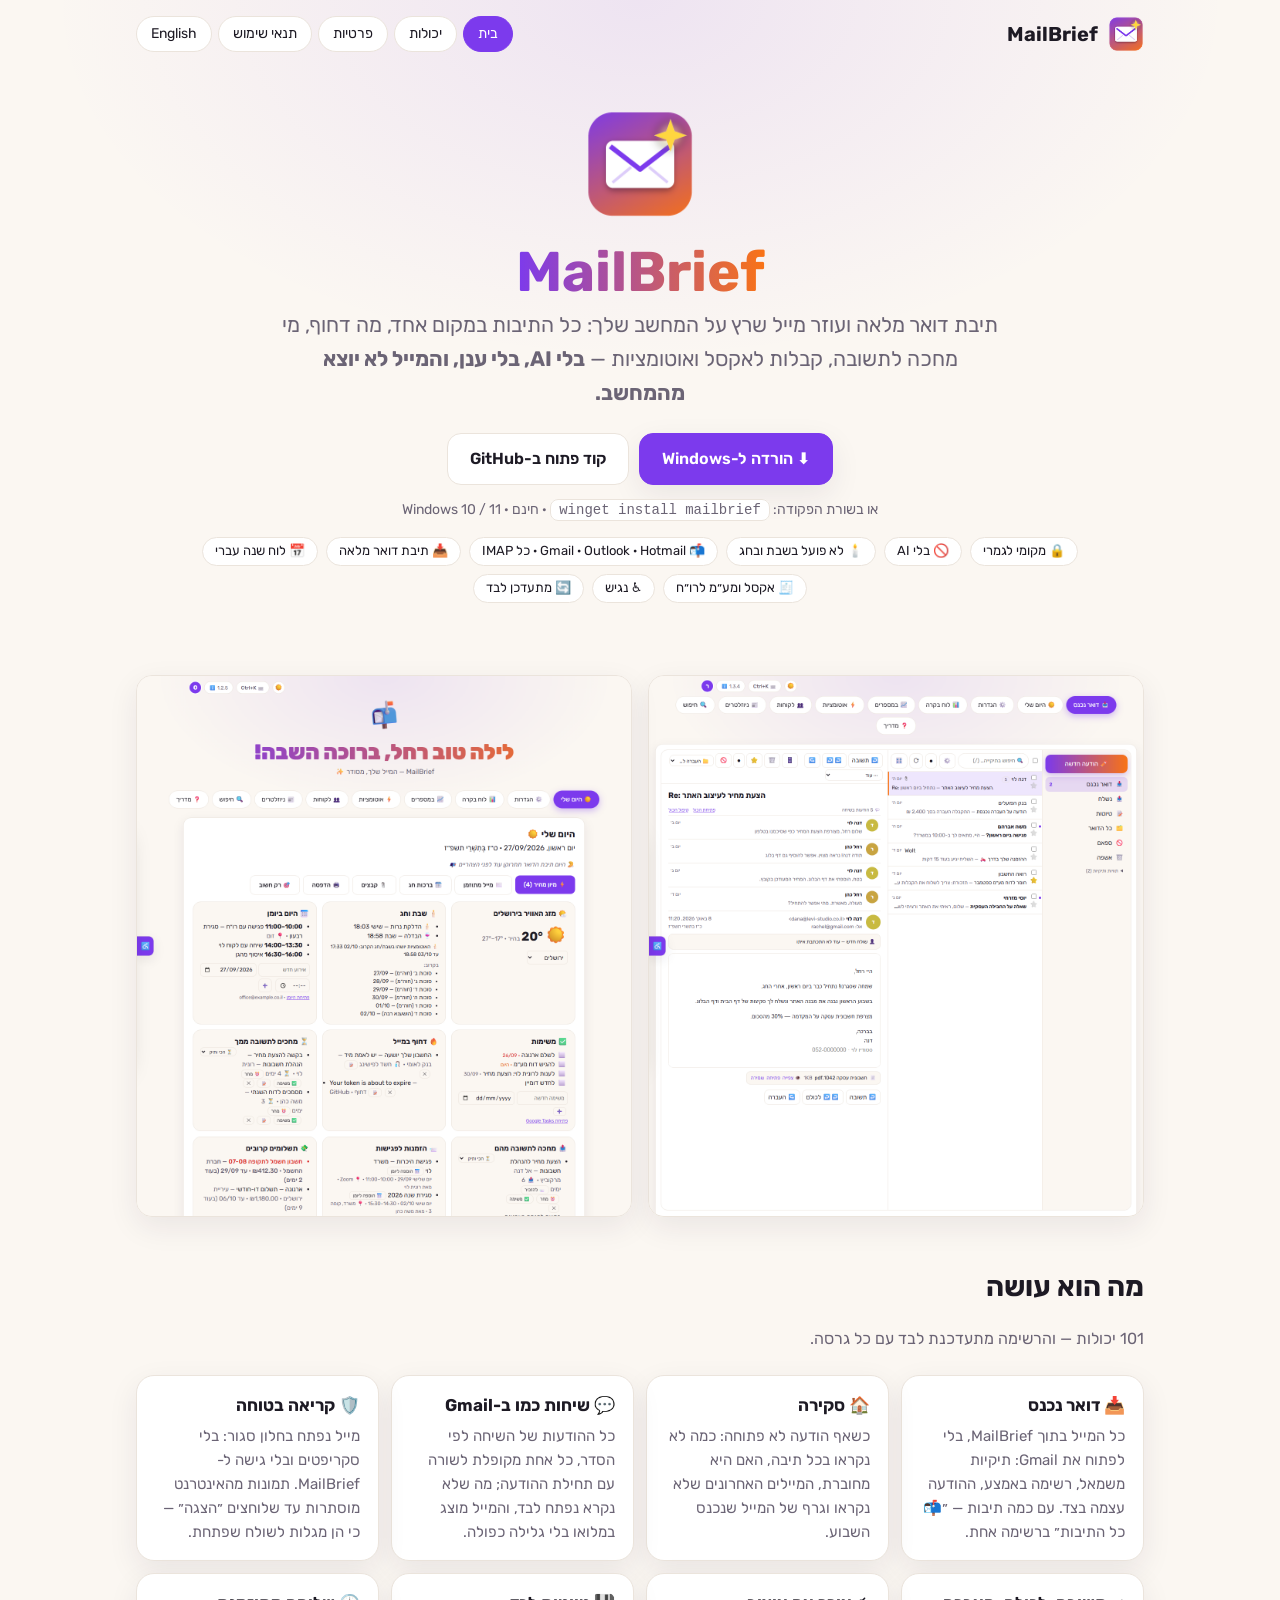
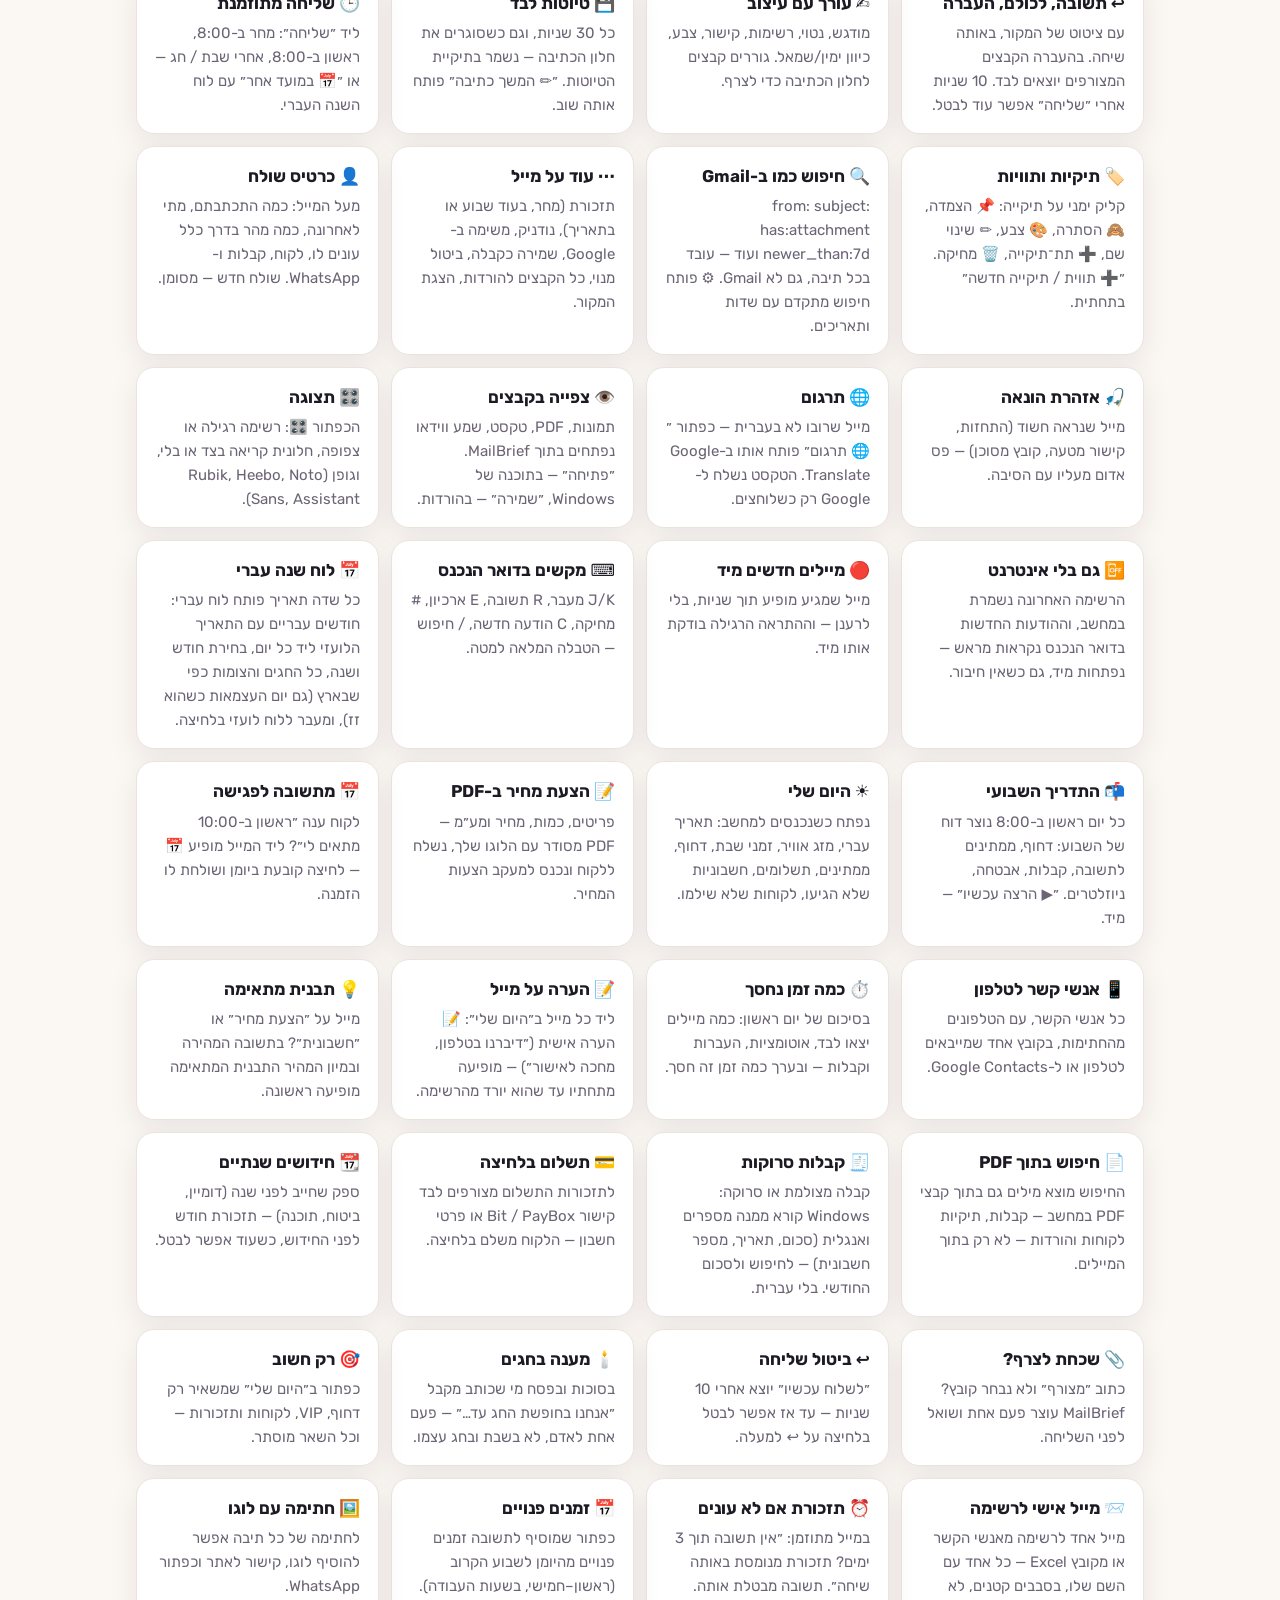
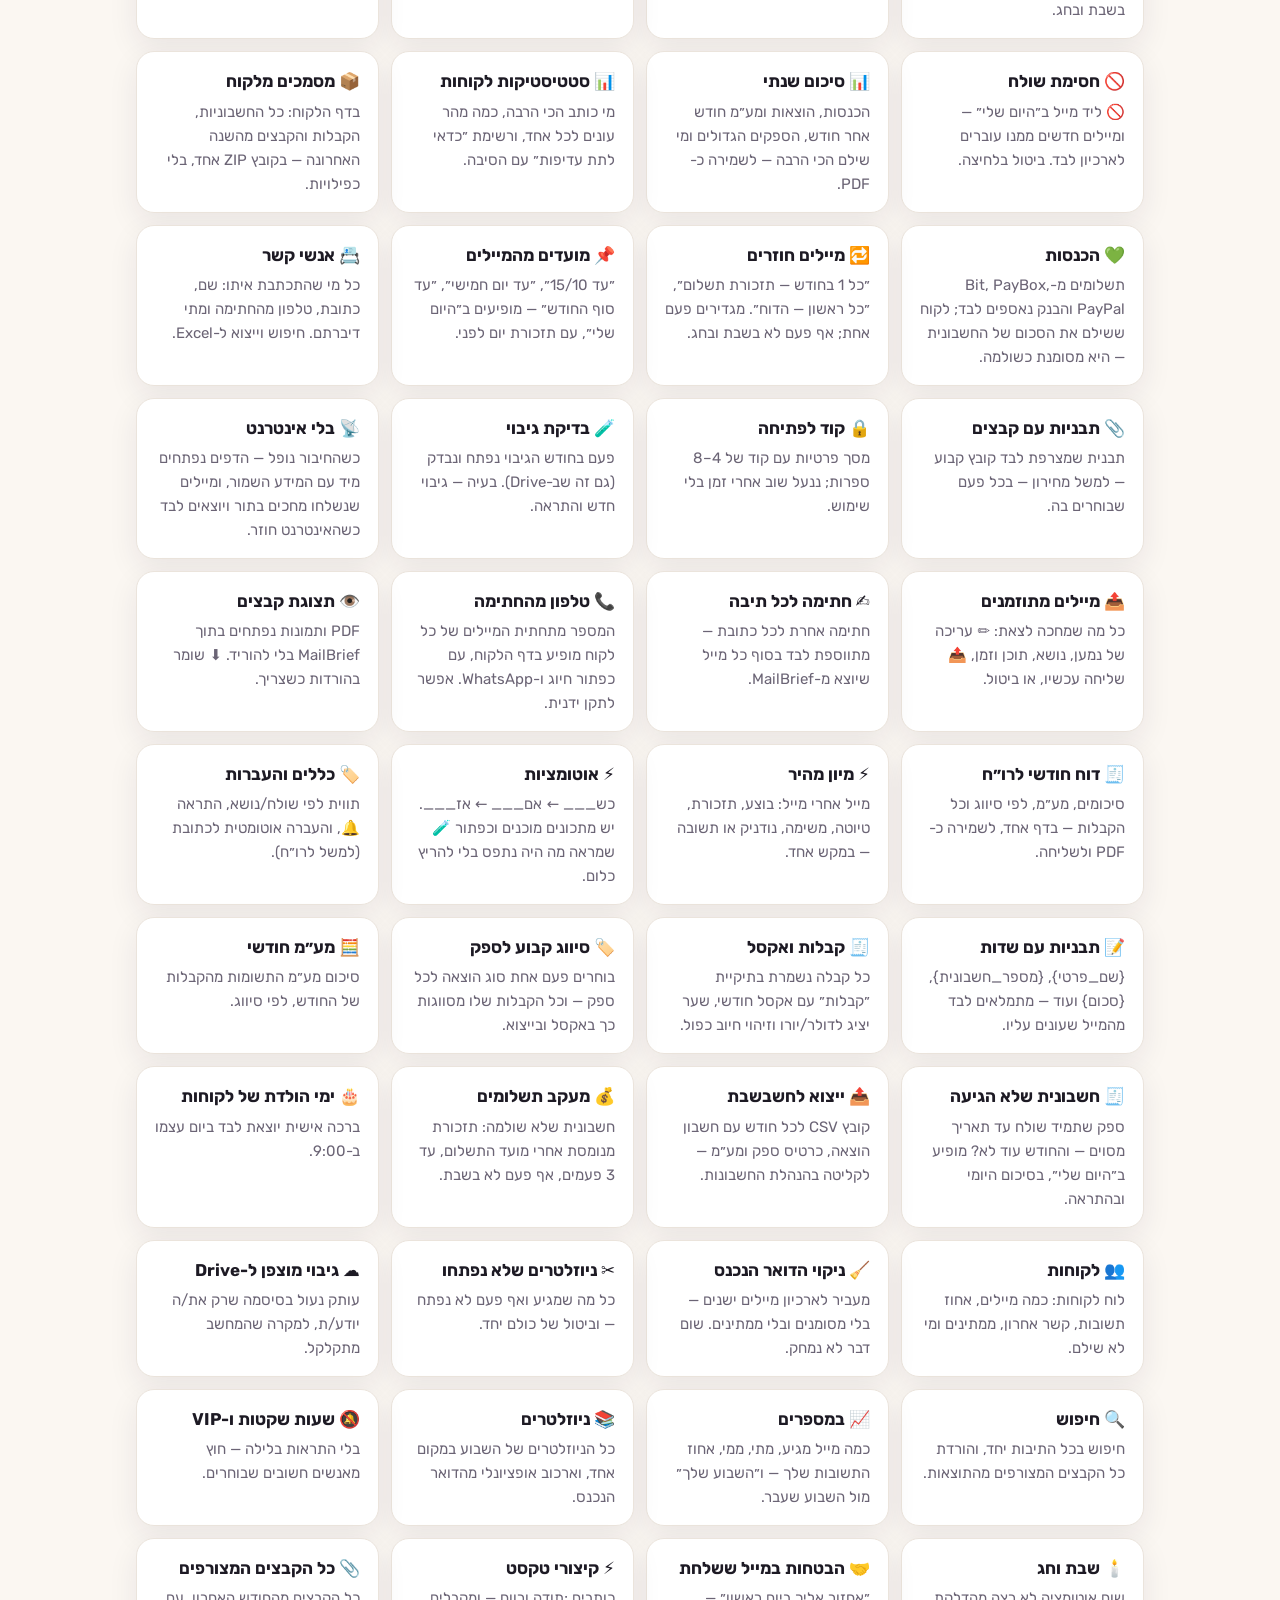
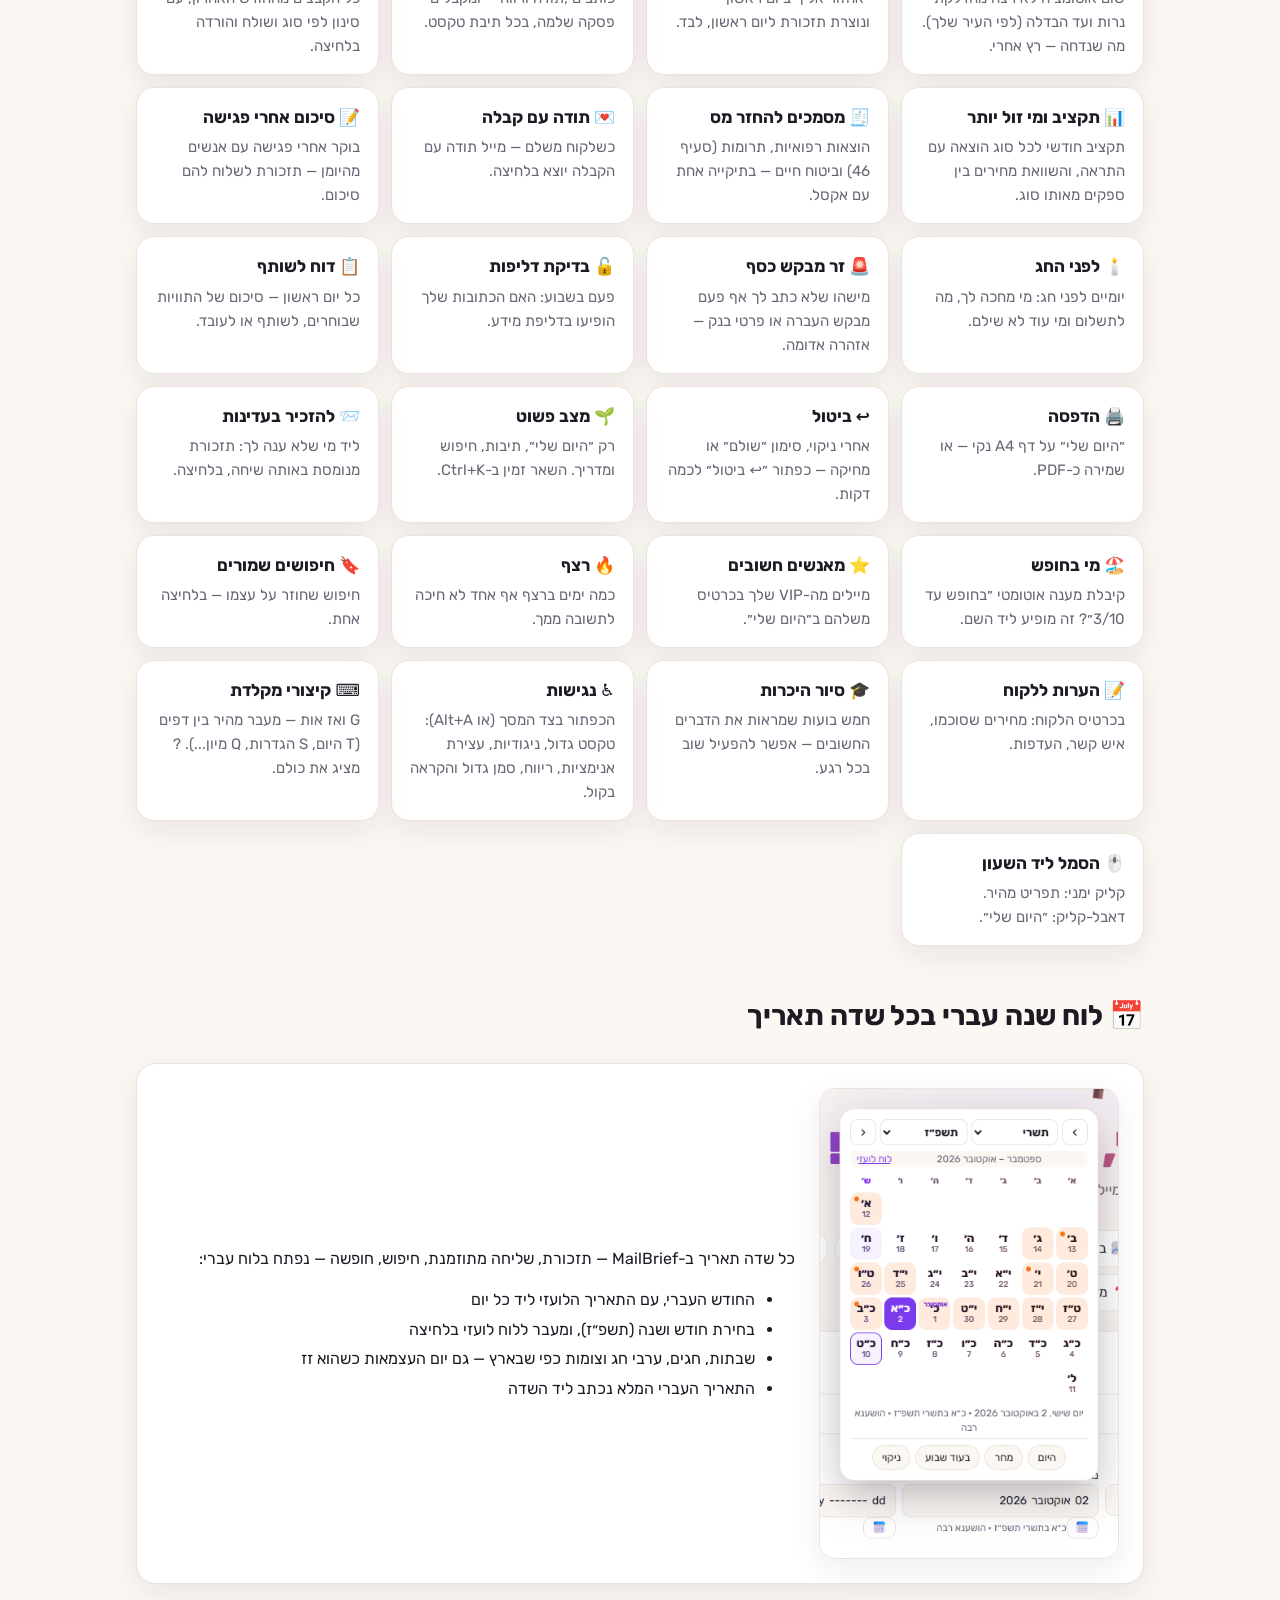
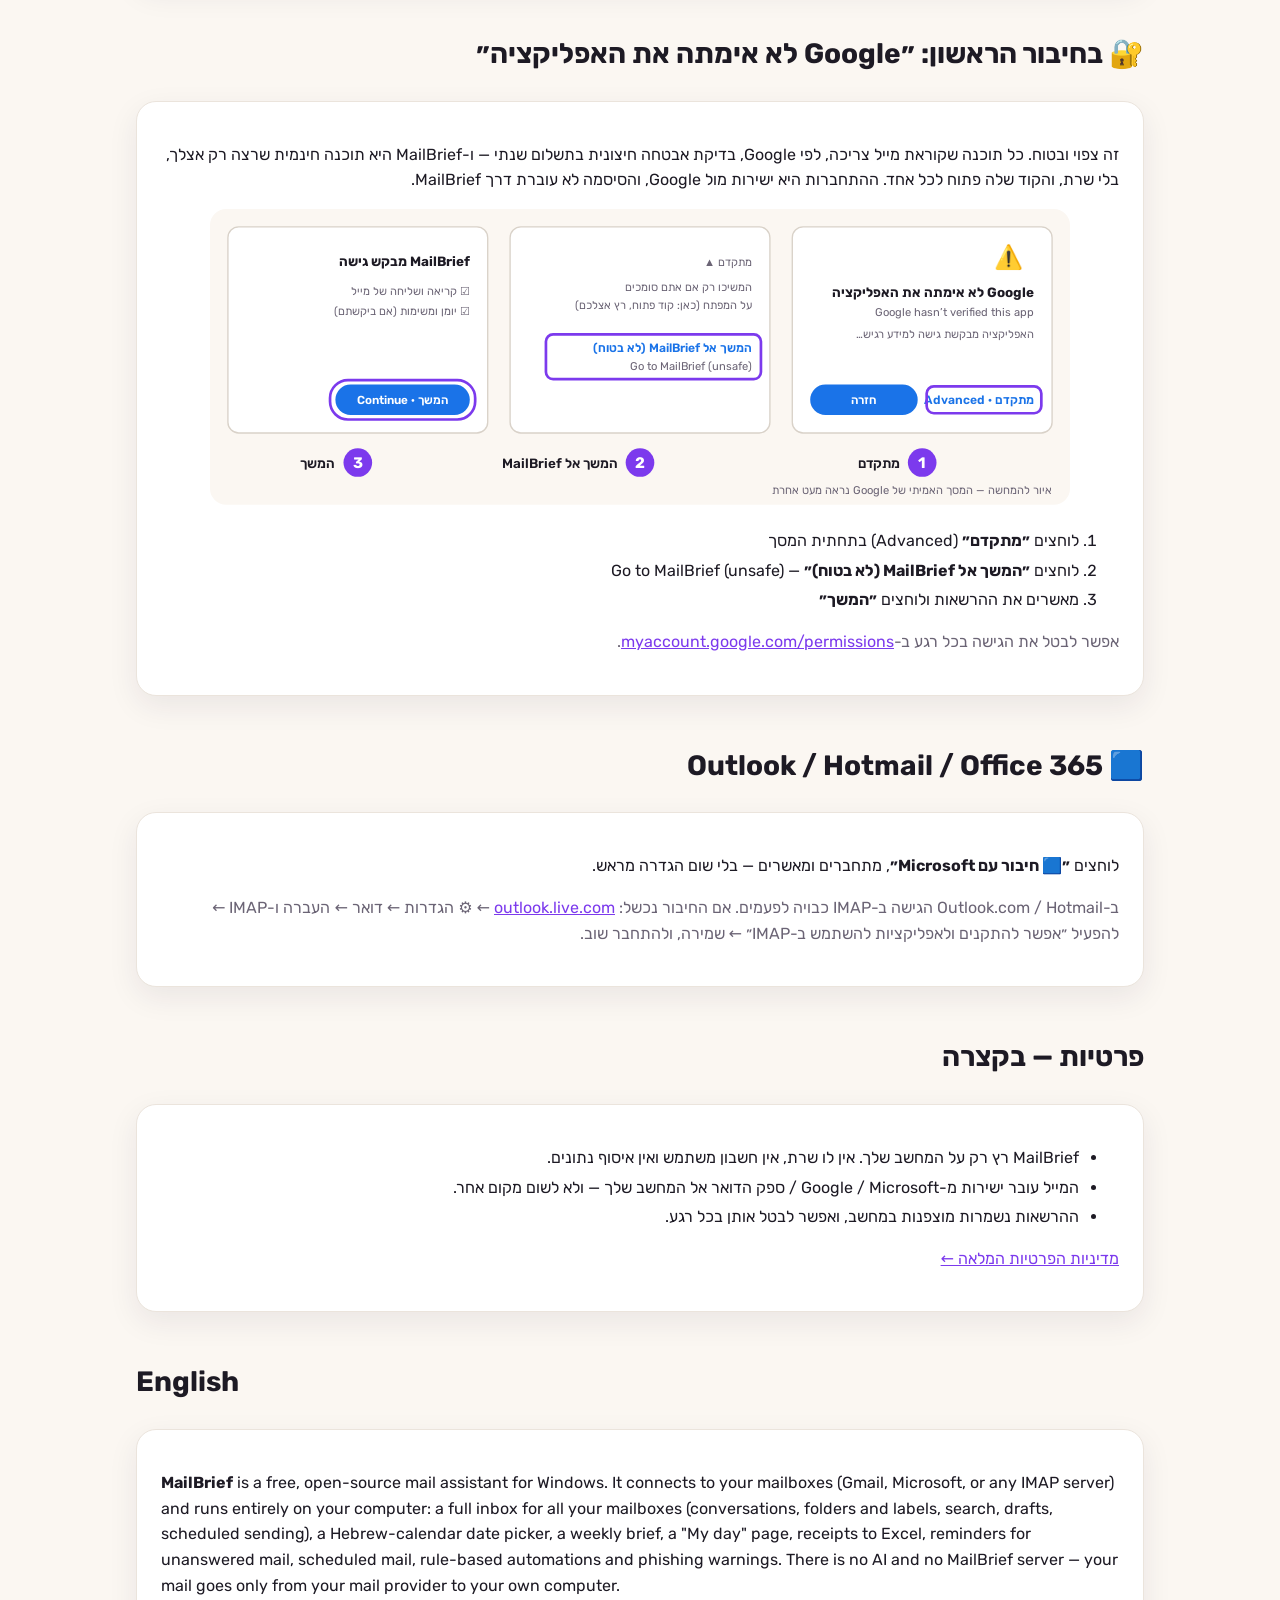
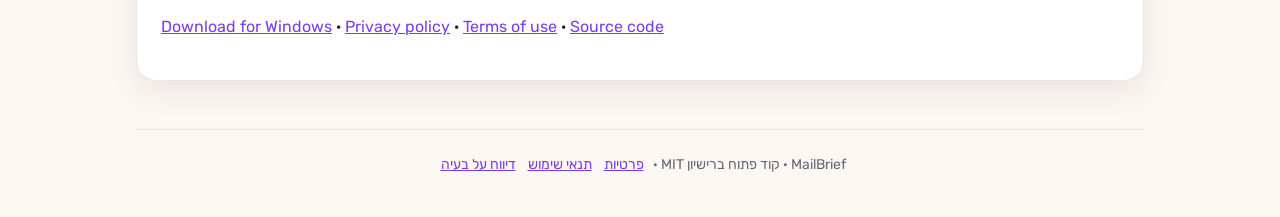
<file: docs/index.html>
<!doctype html>
<html lang="he" dir="rtl">
<head>
<meta charset="utf-8">
<meta name="viewport" content="width=device-width, initial-scale=1">
<title>MailBrief — עוזר מייל מקומי</title>
<meta name="description" content="MailBrief: עוזר מייל מקומי ל-Windows. תיבת דואר מלאה, תדריך שבועי, היום שלי, קבלות ואקסל, לוח שנה עברי, אוטומציות וזיהוי פישינג — בלי AI ובלי ענן. A local, rule-based mail assistant for Windows.">
<link rel="icon" href="favicon.png">
<link rel="preconnect" href="https://fonts.googleapis.com">
<link href="https://fonts.googleapis.com/css2?family=Rubik:wght@400;500;600;700&display=swap" rel="stylesheet">
<link rel="stylesheet" href="site.css">
</head>
<body>
<div class="wrap">
<header class="top">
  <a class="brand" href="./"><img src="favicon.png" alt="">MailBrief</a>
  <nav><a href="./" aria-current="page">בית</a><a href="#features">יכולות</a><a href="privacy.html">פרטיות</a><a href="terms.html">תנאי שימוש</a><a href="#english">English</a></nav>
</header>

<div class="hero">
  <img src="icon.png" alt="MailBrief">
  <h1><span class="g">MailBrief</span></h1>
  <p class="lead">תיבת דואר מלאה ועוזר מייל שרץ על המחשב שלך: כל התיבות במקום אחד, מה דחוף, מי מחכה לתשובה, קבלות לאקסל ואוטומציות —
  <b>בלי AI, בלי ענן, והמייל לא יוצא מהמחשב.</b></p>
  <div class="cta">
    <a class="btn main" id="dl" href="https://github.com/ayal408/mailbrief/releases/latest">⬇️ הורדה ל-Windows</a>
    <a class="btn" href="https://github.com/ayal408/mailbrief">קוד פתוח ב-GitHub</a>
  </div>
  <p class="muted" style="font-size:14px"><span id="ver"></span>או בשורת הפקודה: <code dir="ltr">winget install mailbrief</code> · חינם · Windows 10 / 11</p>
  <div class="chips"><span>🔒 מקומי לגמרי</span><span>🚫 בלי AI</span><span>🕯️ לא פועל בשבת ובחג</span><span>📬 Gmail · Outlook · Hotmail · כל IMAP</span><span>📥 תיבת דואר מלאה</span><span>📅 לוח שנה עברי</span>
  <span>🧾 אקסל ומע״מ לרו״ח</span><span>♿ נגיש</span><span>🔄 מתעדכן לבד</span></div>
</div>

<div class="shots">
  <img src="screenshots/inbox.png" alt="דואר נכנס: שיחה כמו ב-Gmail" loading="lazy">
  <img src="screenshots/today.png" alt="מסך היום שלי" loading="lazy">
</div>

<section id="features">
  <h2>מה הוא עושה</h2>
  <p class="muted" id="count">הרשימה מתעדכנת לבד עם כל גרסה.</p>
  <div class="grid" id="feature-grid">
    <div class="card"><b>📥 דואר נכנס</b><p>קוראים, עונים ומנהלים את כל התיבות בלי לפתוח את Gmail: שיחות כמו ב-Gmail, תיקיות ותוויות, חיפוש, טיוטות ושליחה מתוזמנת.</p></div>
    <div class="card"><b>📅 לוח שנה עברי</b><p>כל שדה תאריך פותח לוח עברי: התאריך העברי והלועזי בכל יום, וכל החגים והצומות כפי שבארץ.</p></div>
    <div class="card"><b>☀️ היום שלי</b><p>נפתח כשנכנסים למחשב: דחוף, מחכים לתשובה, יומן ומשימות, תשלומים קרובים וזמני שבת.</p></div>
    <div class="card"><b>⚡ מיון מהיר</b><p>מייל אחרי מייל: בוצע, תזכורת, טיוטה, משימה, נודניק או תשובה — במקש אחד.</p></div>
    <div class="card"><b>🧾 קבלות ואקסל</b><p>כל קבלה נשמרת לפי חודש, עם אקסל חודשי, מע״מ, ייצוא לחשבשבת וחבילה לרו״ח.</p></div>
    <div class="card"><b>💰 מעקב תשלומים</b><p>תזכורת מנומסת ללקוח שלא שילם, ותודה עם קבלה כשהוא משלם.</p></div>
    <div class="card"><b>🎣 הגנה</b><p>פישינג, קבצים מסוכנים, וזר שמבקש פתאום כסף או פרטי בנק — עם הסבר למה.</p></div>
    <div class="card"><b>🕯️ שבת וחג</b><p>שום אוטומציה לא רצה מהדלקת נרות ועד הבדלה, לפי העיר שלך.</p></div>
  </div>
</section>

<section id="hebcal">
  <h2>📅 לוח שנה עברי בכל שדה תאריך</h2>
  <div class="panel hebcal">
    <img src="screenshots/datepicker.png" alt="לוח השנה העברי של MailBrief: חודש תשרי עם החגים" loading="lazy">
    <div><p>כל שדה תאריך ב-MailBrief — תזכורת, שליחה מתוזמנת, חיפוש, חופשה — נפתח בלוח עברי:</p>
    <ul><li>החודש העברי, עם התאריך הלועזי ליד כל יום</li>
    <li>בחירת חודש ושנה (תשפ״ז), ומעבר ללוח לועזי בלחיצה</li>
    <li>שבתות, חגים, ערבי חג וצומות כפי שבארץ — גם יום העצמאות כשהוא זז</li>
    <li>התאריך העברי המלא נכתב ליד השדה</li></ul></div>
  </div>
</section>

<section id="news" hidden>
  <h2>🆕 מה חדש בגרסה <span id="news-ver"></span></h2>
  <div class="panel"><ul id="news-list"></ul>
  <p class="muted" style="font-size:13px"><a href="https://github.com/ayal408/mailbrief/releases">כל הגרסאות ←</a></p></div>
</section>

<section id="google">
  <h2>🔐 בחיבור הראשון: ״Google לא אימתה את האפליקציה״</h2>
  <div class="panel">
    <p>זה צפוי ובטוח. כל תוכנה שקוראת מייל צריכה, לפי Google, בדיקת אבטחה חיצונית בתשלום שנתי — ו-MailBrief היא תוכנה חינמית
    שרצה רק אצלך, בלי שרת, והקוד שלה פתוח לכל אחד. ההתחברות היא ישירות מול Google, והסיסמה לא עוברת דרך MailBrief.</p>
    <div style="max-width:860px;margin:12px auto"><!--signin-svg--><svg xmlns="http://www.w3.org/2000/svg" viewBox="0 0 960 330" role="img" aria-label="שלושה צעדים: מתקדם, המשך אל MailBrief, אישור ההרשאות" font-family="Rubik, Arial, sans-serif" direction="rtl">
<style>.card{fill:#fff;stroke:#d9d2c9;stroke-width:1.5}.t{font-size:15px;fill:#1d1a24;font-weight:700}.s{font-size:12.5px;fill:#6b6475}
.hit{fill:none;stroke:#7c3aed;stroke-width:3}.num{fill:#7c3aed}.n{font-size:17px;fill:#fff;font-weight:700}.cap{font-size:15px;fill:#1d1a24;font-weight:600}
.link{font-size:13.5px;fill:#1a73e8;font-weight:600}.btn{fill:#1a73e8}.bt{font-size:13px;fill:#fff;font-weight:600}.warn{font-size:26px}</style>
<rect width="960" height="330" rx="18" fill="#fbf7f2"/>
<g transform="translate(650,20)"><rect class="card" width="290" height="230" rx="12"/>
<text class="warn" x="258" y="42" text-anchor="start">⚠️</text>
<text class="t" x="270" y="78" text-anchor="start">Google לא אימתה את האפליקציה</text>
<text class="s" x="270" y="100" text-anchor="start">Google hasn’t verified this app</text>
<text class="s" x="270" y="124" text-anchor="start">האפליקציה מבקשת גישה למידע רגיש…</text>
<rect class="btn" x="20" y="176" width="120" height="34" rx="17"/><text class="bt" x="80" y="198" text-anchor="middle">חזרה</text>
<text class="link" x="270" y="198" text-anchor="start">מתקדם · Advanced</text>
<rect class="hit" x="150" y="178" width="128" height="30" rx="8"/></g>
<g transform="translate(335,20)"><rect class="card" width="290" height="230" rx="12"/>
<text class="s" x="270" y="44" text-anchor="start">מתקדם ▲</text>
<text class="s" x="270" y="72" text-anchor="start">המשיכו רק אם אתם סומכים</text>
<text class="s" x="270" y="92" text-anchor="start">על המפתח (כאן: קוד פתוח, רץ אצלכם)</text>
<text class="link" x="270" y="140" text-anchor="start">המשך אל MailBrief (לא בטוח)</text>
<text class="s" x="270" y="160" text-anchor="start">Go to MailBrief (unsafe)</text>
<rect class="hit" x="40" y="120" width="240" height="50" rx="8"/></g>
<g transform="translate(20,20)"><rect class="card" width="290" height="230" rx="12"/>
<text class="t" x="270" y="44" text-anchor="start">MailBrief מבקש גישה</text>
<text class="s" x="270" y="76" text-anchor="start">☑ קריאה ושליחה של מייל</text>
<text class="s" x="270" y="98" text-anchor="start">☑ יומן ומשימות (אם ביקשתם)</text>
<rect class="btn" x="120" y="176" width="150" height="34" rx="17"/><text class="bt" x="195" y="198" text-anchor="middle">המשך · Continue</text>
<rect class="hit" x="114" y="171" width="162" height="44" rx="20"/></g>
<g><circle class="num" cx="795" cy="283" r="16"/><text class="n" x="795" y="289" text-anchor="middle">1</text>
<text class="cap" x="770" y="289" text-anchor="start">מתקדם</text>
<circle class="num" cx="480" cy="283" r="16"/><text class="n" x="480" y="289" text-anchor="middle">2</text>
<text class="cap" x="455" y="289" text-anchor="start">המשך אל MailBrief</text>
<circle class="num" cx="165" cy="283" r="16"/><text class="n" x="165" y="289" text-anchor="middle">3</text>
<text class="cap" x="140" y="289" text-anchor="start">המשך</text>
<text class="s" x="940" y="318" text-anchor="start">איור להמחשה — המסך האמיתי של Google נראה מעט אחרת</text></g>
</svg><!--/signin-svg--></div>
    <ol>
      <li>לוחצים <b>״מתקדם״</b> (Advanced) בתחתית המסך</li>
      <li>לוחצים <b>״המשך אל MailBrief (לא בטוח)״</b> — Go to MailBrief (unsafe)</li>
      <li>מאשרים את ההרשאות ולוחצים <b>״המשך״</b></li>
    </ol>
    <p class="muted">אפשר לבטל את הגישה בכל רגע ב-<a href="https://myaccount.google.com/permissions">myaccount.google.com/permissions</a>.</p>
  </div>
</section>

<section id="outlook">
  <h2>🟦 Outlook / Hotmail / Office 365</h2>
  <div class="panel">
    <p>לוחצים <b>״🟦 חיבור עם Microsoft״</b>, מתחברים ומאשרים — בלי שום הגדרה מראש.</p>
    <p class="muted">ב-Outlook.com / Hotmail הגישה ב-IMAP כבויה לפעמים. אם החיבור נכשל: <a href="https://outlook.live.com/mail/0/options/mail/forwarding">outlook.live.com</a>
    ← ⚙️ הגדרות ← דואר ← העברה ו-IMAP ← להפעיל ״אפשר להתקנים ולאפליקציות להשתמש ב-IMAP״ ← שמירה, ולהתחבר שוב.</p>
  </div>
</section>

<section>
  <h2>פרטיות — בקצרה</h2>
  <div class="panel">
    <ul>
      <li>MailBrief רץ רק על המחשב שלך. אין לו שרת, אין חשבון משתמש ואין איסוף נתונים.</li>
      <li>המייל עובר ישירות מ-Google / Microsoft / ספק הדואר אל המחשב שלך — ולא לשום מקום אחר.</li>
      <li>ההרשאות נשמרות מוצפנות במחשב, ואפשר לבטל אותן בכל רגע.</li>
    </ul>
    <p><a href="privacy.html">מדיניות הפרטיות המלאה ←</a></p>
  </div>
</section>

<section id="english" dir="ltr">
  <h2>English</h2>
  <div class="panel">
    <p><b>MailBrief</b> is a free, open-source mail assistant for Windows. It connects to your mailboxes (Gmail, Microsoft, or any IMAP server)
    and runs entirely on your computer: a full inbox for all your mailboxes (conversations, folders and labels, search, drafts, scheduled sending), a Hebrew-calendar date picker, a weekly brief, a "My day" page, receipts to Excel, reminders for unanswered mail, scheduled mail,
    rule-based automations and phishing warnings. There is no AI and no MailBrief server — your mail goes only from your mail provider to your own computer.</p>
    <p><a href="https://github.com/ayal408/mailbrief/releases/latest">Download for Windows</a> ·
    <a href="privacy.html#english">Privacy policy</a> · <a href="terms.html#english">Terms of use</a> ·
    <a href="https://github.com/ayal408/mailbrief">Source code</a></p>
  </div>
</section>

<footer>
  MailBrief · קוד פתוח ברישיון MIT ·
  <a href="privacy.html">פרטיות</a><a href="terms.html">תנאי שימוש</a><a href="https://github.com/ayal408/mailbrief/issues">דיווח על בעיה</a>
</footer>
</div>
<script>
// Everything here updates by itself: the feature list comes from the program's own guide (features.json, rebuilt on
// every push), and the version / download link / what's new come from the latest GitHub release.
(function(){
  function el(tag, cls, text){ var x = document.createElement(tag); if (cls) x.className = cls; if (text != null) x.textContent = text; return x; }
  fetch('features.json', {cache: 'no-cache'}).then(function(r){ return r.ok ? r.json() : null; }).then(function(d){
    if (!d || !d.features || !d.features.length) return;
    var grid = document.getElementById('feature-grid'); grid.innerHTML = '';
    d.features.forEach(function(f){ var c = el('div', 'card'); c.appendChild(el('b', '', f.title)); c.appendChild(el('p', '', f.text)); grid.appendChild(c); });
    document.getElementById('count').textContent = d.features.length + ' יכולות — והרשימה מתעדכנת לבד עם כל גרסה.';
  }).catch(function(){});
  fetch('https://api.github.com/repos/ayal408/mailbrief/releases/latest').then(function(r){ return r.ok ? r.json() : null; }).then(function(rel){
    if (!rel || !rel.tag_name) return;
    var setup = (rel.assets || []).filter(function(a){ return /Setup\.exe$/i.test(a.name); })[0];
    if (setup) {
      var dl = document.getElementById('dl');
      dl.href = setup.browser_download_url;
      dl.textContent = '⬇️ הורדה ל-Windows · ' + rel.tag_name + ' · ' + Math.round(setup.size / 1048576) + 'MB';
    }
    var when = rel.published_at ? new Date(rel.published_at).toLocaleDateString('he-IL') : '';
    document.getElementById('ver').textContent = 'גרסה ' + rel.tag_name.replace(/^v/, '') + (when ? ' (' + when + ')' : '') + ' · ';
    var lines = (rel.body || '').split('\n').map(function(s){ return s.trim(); })
      .filter(function(s){ return /^[-*•]\s+/.test(s) && !/^[-*•]\s+\*\*Full Changelog/i.test(s); })
      .map(function(s){ return s.replace(/^[-*•]\s+/, '').replace(/\*\*/g, '').replace(/\s+by @\S+ in https?:\S+$/, ''); }).slice(0, 12);
    if (lines.length) {
      var list = document.getElementById('news-list');
      lines.forEach(function(s){ list.appendChild(el('li', '', s)); });
      document.getElementById('news-ver').textContent = rel.tag_name.replace(/^v/, '');
      document.getElementById('news').hidden = false;
    }
  }).catch(function(){});
})();
</script>
</body>
</html>
</file>
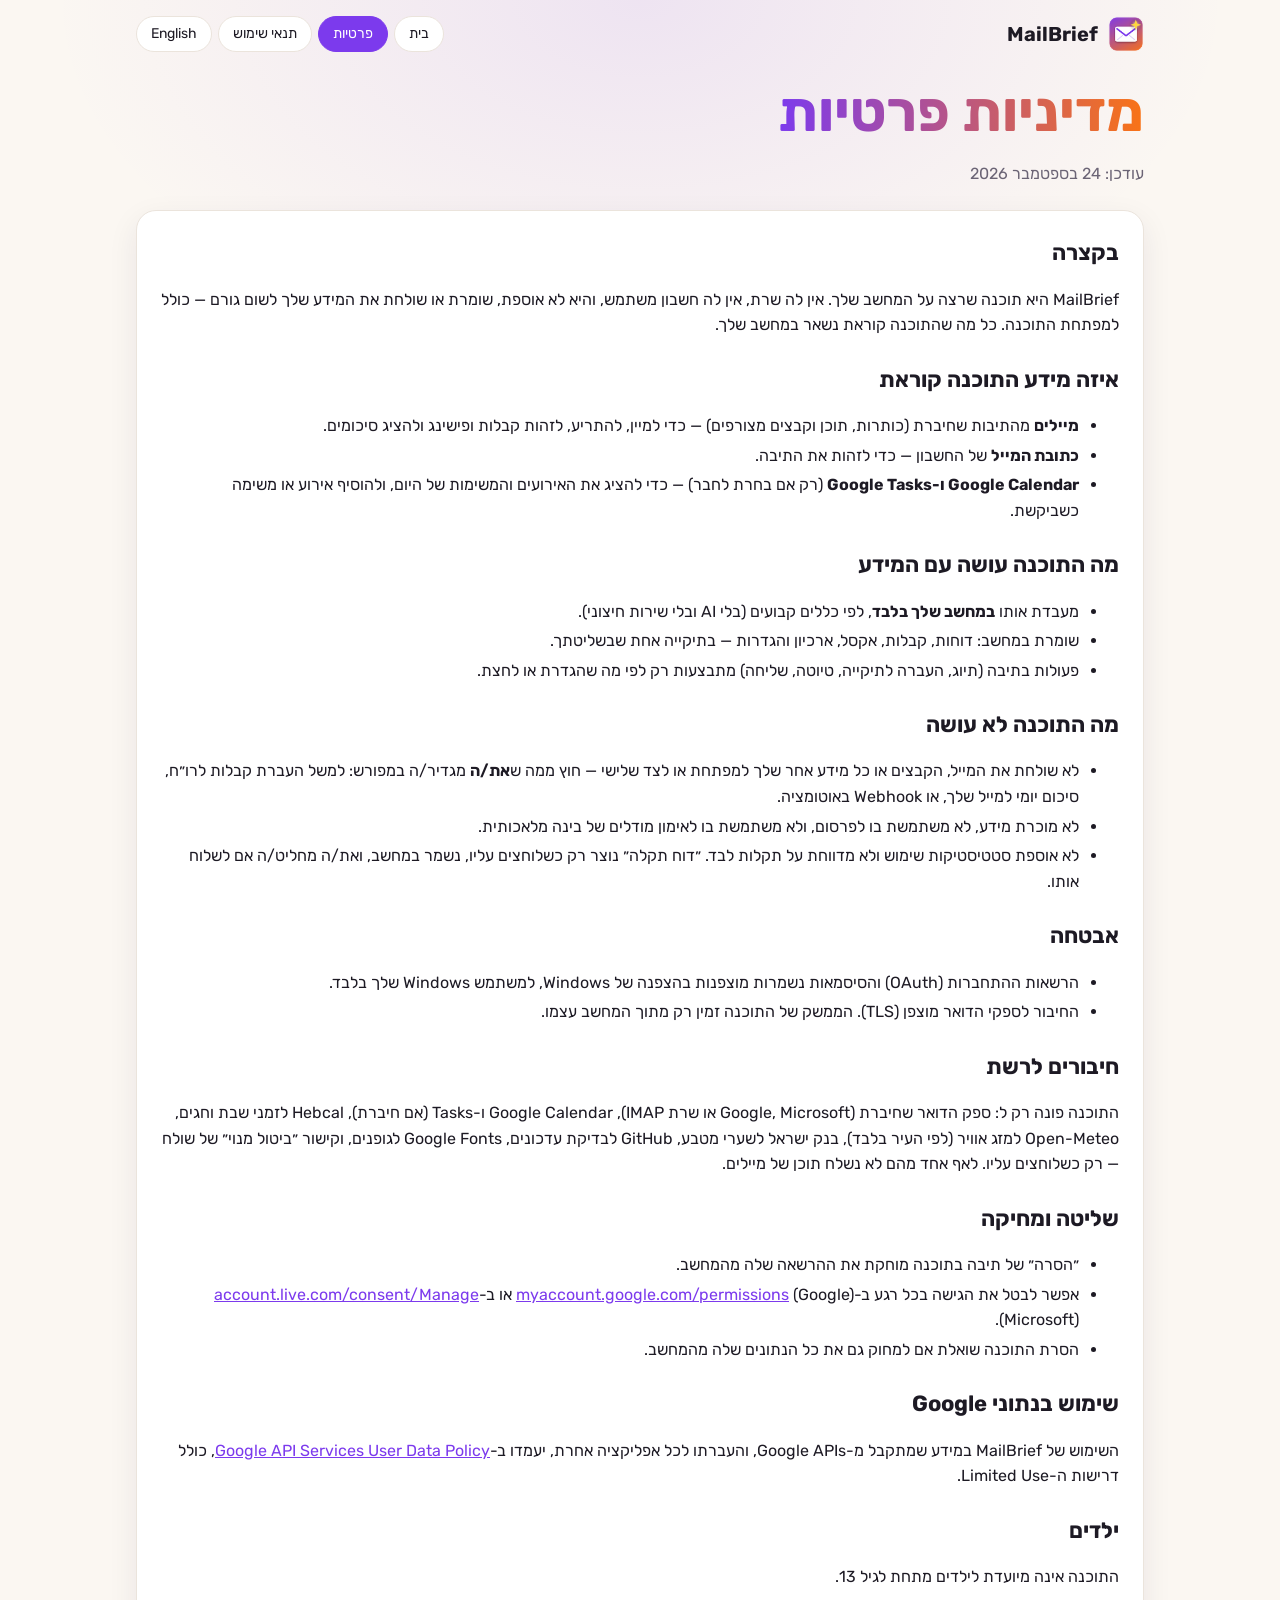
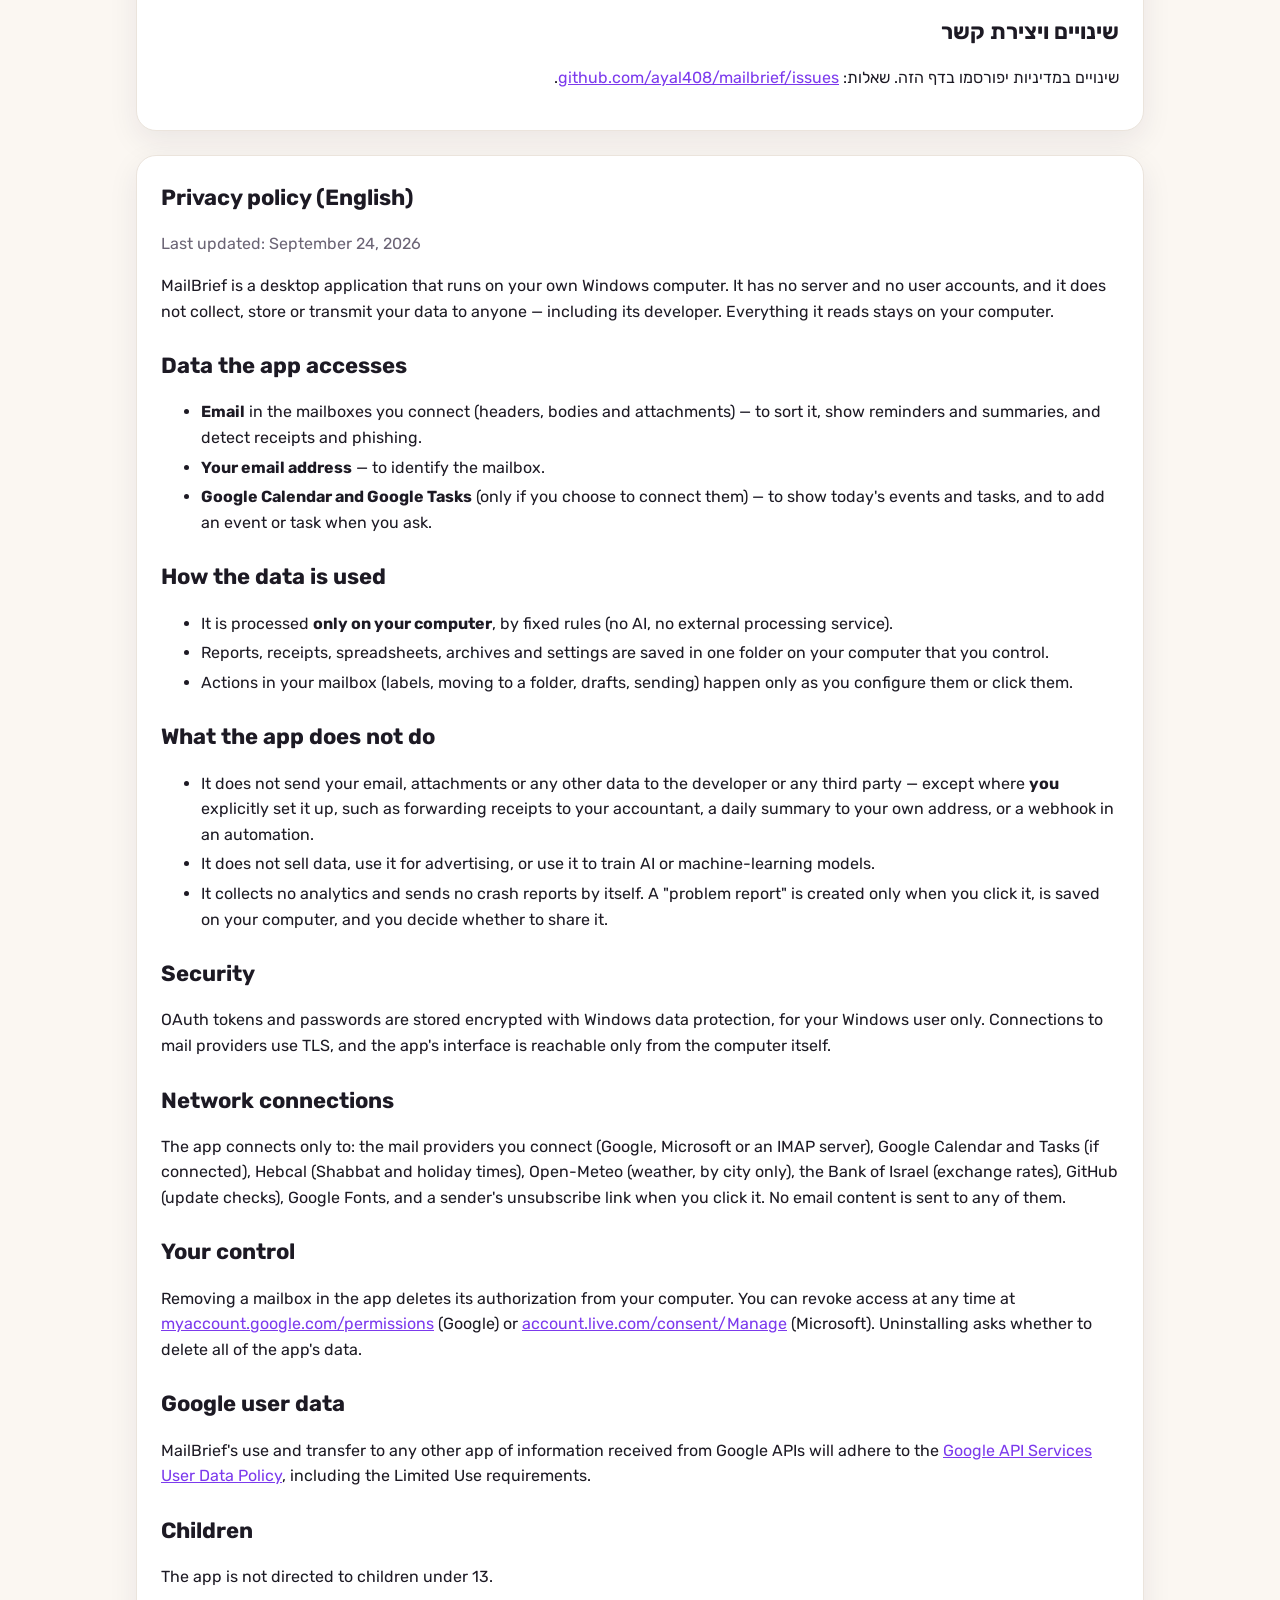
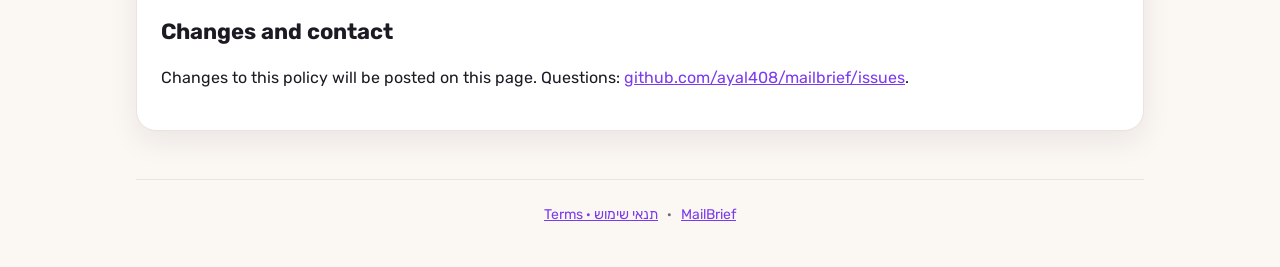
<file: docs/privacy.html>
<!doctype html>
<html lang="he" dir="rtl">
<head>
<meta charset="utf-8">
<meta name="viewport" content="width=device-width, initial-scale=1">
<title>מדיניות פרטיות · MailBrief</title>
<meta name="description" content="מדיניות הפרטיות של MailBrief — MailBrief privacy policy.">
<link rel="icon" href="favicon.png">
<link rel="preconnect" href="https://fonts.googleapis.com">
<link href="https://fonts.googleapis.com/css2?family=Rubik:wght@400;500;600;700&display=swap" rel="stylesheet">
<link rel="stylesheet" href="site.css">
</head>
<body>
<div class="wrap">
<header class="top">
  <a class="brand" href="./"><img src="favicon.png" alt="">MailBrief</a>
  <nav><a href="./">בית</a><a href="privacy.html" aria-current="page">פרטיות</a><a href="terms.html">תנאי שימוש</a><a href="#english">English</a></nav>
</header>

<h1><span class="g">מדיניות פרטיות</span></h1>
<p class="muted">עודכן: 24 בספטמבר 2026</p>

<div class="panel">
<h2>בקצרה</h2>
<p>MailBrief היא תוכנה שרצה על המחשב שלך. אין לה שרת, אין לה חשבון משתמש, והיא לא אוספת, שומרת או שולחת את המידע שלך לשום גורם —
כולל למפתחת התוכנה. כל מה שהתוכנה קוראת נשאר במחשב שלך.</p>

<h2>איזה מידע התוכנה קוראת</h2>
<ul>
  <li><b>מיילים</b> מהתיבות שחיברת (כותרות, תוכן וקבצים מצורפים) — כדי למיין, להתריע, לזהות קבלות ופישינג ולהציג סיכומים.</li>
  <li><b>כתובת המייל</b> של החשבון — כדי לזהות את התיבה.</li>
  <li><b>Google Calendar ו-Google Tasks</b> (רק אם בחרת לחבר) — כדי להציג את האירועים והמשימות של היום, ולהוסיף אירוע או משימה כשביקשת.</li>
</ul>

<h2>מה התוכנה עושה עם המידע</h2>
<ul>
  <li>מעבדת אותו <b>במחשב שלך בלבד</b>, לפי כללים קבועים (בלי AI ובלי שירות חיצוני).</li>
  <li>שומרת במחשב: דוחות, קבלות, אקסל, ארכיון והגדרות — בתיקייה אחת שבשליטתך.</li>
  <li>פעולות בתיבה (תיוג, העברה לתיקייה, טיוטה, שליחה) מתבצעות רק לפי מה שהגדרת או לחצת.</li>
</ul>

<h2>מה התוכנה לא עושה</h2>
<ul>
  <li>לא שולחת את המייל, הקבצים או כל מידע אחר שלך למפתחת או לצד שלישי — חוץ ממה ש<b>את/ה</b> מגדיר/ה במפורש: למשל העברת קבלות לרו״ח, סיכום יומי למייל שלך, או Webhook באוטומציה.</li>
  <li>לא מוכרת מידע, לא משתמשת בו לפרסום, ולא משתמשת בו לאימון מודלים של בינה מלאכותית.</li>
  <li>לא אוספת סטטיסטיקות שימוש ולא מדווחת על תקלות לבד. ״דוח תקלה״ נוצר רק כשלוחצים עליו, נשמר במחשב, ואת/ה מחליט/ה אם לשלוח אותו.</li>
</ul>

<h2>אבטחה</h2>
<ul>
  <li>הרשאות ההתחברות (OAuth) והסיסמאות נשמרות מוצפנות בהצפנה של Windows, למשתמש Windows שלך בלבד.</li>
  <li>החיבור לספקי הדואר מוצפן (TLS). הממשק של התוכנה זמין רק מתוך המחשב עצמו.</li>
</ul>

<h2>חיבורים לרשת</h2>
<p>התוכנה פונה רק ל: ספק הדואר שחיברת (Google, Microsoft או שרת IMAP), Google Calendar ו-Tasks (אם חיברת), Hebcal לזמני שבת וחגים,
Open-Meteo למזג אוויר (לפי העיר בלבד), בנק ישראל לשערי מטבע, GitHub לבדיקת עדכונים, Google Fonts לגופנים, וקישור ״ביטול מנוי״ של שולח — רק כשלוחצים עליו.
לאף אחד מהם לא נשלח תוכן של מיילים.</p>

<h2>שליטה ומחיקה</h2>
<ul>
  <li>״הסרה״ של תיבה בתוכנה מוחקת את ההרשאה שלה מהמחשב.</li>
  <li>אפשר לבטל את הגישה בכל רגע ב-<a href="https://myaccount.google.com/permissions">myaccount.google.com/permissions</a> (Google) או ב-<a href="https://account.live.com/consent/Manage">account.live.com/consent/Manage</a> (Microsoft).</li>
  <li>הסרת התוכנה שואלת אם למחוק גם את כל הנתונים שלה מהמחשב.</li>
</ul>

<h2>שימוש בנתוני Google</h2>
<p>השימוש של MailBrief במידע שמתקבל מ-Google APIs, והעברתו לכל אפליקציה אחרת, יעמדו ב-<a href="https://developers.google.com/terms/api-services-user-data-policy">Google API Services User Data Policy</a>,
כולל דרישות ה-Limited Use.</p>

<h2>ילדים</h2>
<p>התוכנה אינה מיועדת לילדים מתחת לגיל 13.</p>

<h2>שינויים ויצירת קשר</h2>
<p>שינויים במדיניות יפורסמו בדף הזה. שאלות: <a href="https://github.com/ayal408/mailbrief/issues">github.com/ayal408/mailbrief/issues</a>.</p>
</div>

<div class="panel" id="english" dir="ltr">
<h2>Privacy policy (English)</h2>
<p class="muted">Last updated: September 24, 2026</p>
<p>MailBrief is a desktop application that runs on your own Windows computer. It has no server and no user accounts, and it does not collect,
store or transmit your data to anyone — including its developer. Everything it reads stays on your computer.</p>

<h2>Data the app accesses</h2>
<ul>
  <li><b>Email</b> in the mailboxes you connect (headers, bodies and attachments) — to sort it, show reminders and summaries, and detect receipts and phishing.</li>
  <li><b>Your email address</b> — to identify the mailbox.</li>
  <li><b>Google Calendar and Google Tasks</b> (only if you choose to connect them) — to show today's events and tasks, and to add an event or task when you ask.</li>
</ul>

<h2>How the data is used</h2>
<ul>
  <li>It is processed <b>only on your computer</b>, by fixed rules (no AI, no external processing service).</li>
  <li>Reports, receipts, spreadsheets, archives and settings are saved in one folder on your computer that you control.</li>
  <li>Actions in your mailbox (labels, moving to a folder, drafts, sending) happen only as you configure them or click them.</li>
</ul>

<h2>What the app does not do</h2>
<ul>
  <li>It does not send your email, attachments or any other data to the developer or any third party — except where <b>you</b> explicitly set it up, such as forwarding receipts to your accountant, a daily summary to your own address, or a webhook in an automation.</li>
  <li>It does not sell data, use it for advertising, or use it to train AI or machine-learning models.</li>
  <li>It collects no analytics and sends no crash reports by itself. A "problem report" is created only when you click it, is saved on your computer, and you decide whether to share it.</li>
</ul>

<h2>Security</h2>
<p>OAuth tokens and passwords are stored encrypted with Windows data protection, for your Windows user only. Connections to mail providers use TLS,
and the app's interface is reachable only from the computer itself.</p>

<h2>Network connections</h2>
<p>The app connects only to: the mail providers you connect (Google, Microsoft or an IMAP server), Google Calendar and Tasks (if connected), Hebcal (Shabbat and holiday times),
Open-Meteo (weather, by city only), the Bank of Israel (exchange rates), GitHub (update checks), Google Fonts, and a sender's unsubscribe link when you click it. No email content is sent to any of them.</p>

<h2>Your control</h2>
<p>Removing a mailbox in the app deletes its authorization from your computer. You can revoke access at any time at
<a href="https://myaccount.google.com/permissions">myaccount.google.com/permissions</a> (Google) or
<a href="https://account.live.com/consent/Manage">account.live.com/consent/Manage</a> (Microsoft). Uninstalling asks whether to delete all of the app's data.</p>

<h2>Google user data</h2>
<p>MailBrief's use and transfer to any other app of information received from Google APIs will adhere to the
<a href="https://developers.google.com/terms/api-services-user-data-policy">Google API Services User Data Policy</a>, including the Limited Use requirements.</p>

<h2>Children</h2>
<p>The app is not directed to children under 13.</p>

<h2>Changes and contact</h2>
<p>Changes to this policy will be posted on this page. Questions: <a href="https://github.com/ayal408/mailbrief/issues">github.com/ayal408/mailbrief/issues</a>.</p>
</div>

<footer><a href="./">MailBrief</a> · <a href="terms.html">תנאי שימוש · Terms</a></footer>
</div>
</body>
</html>
</file>
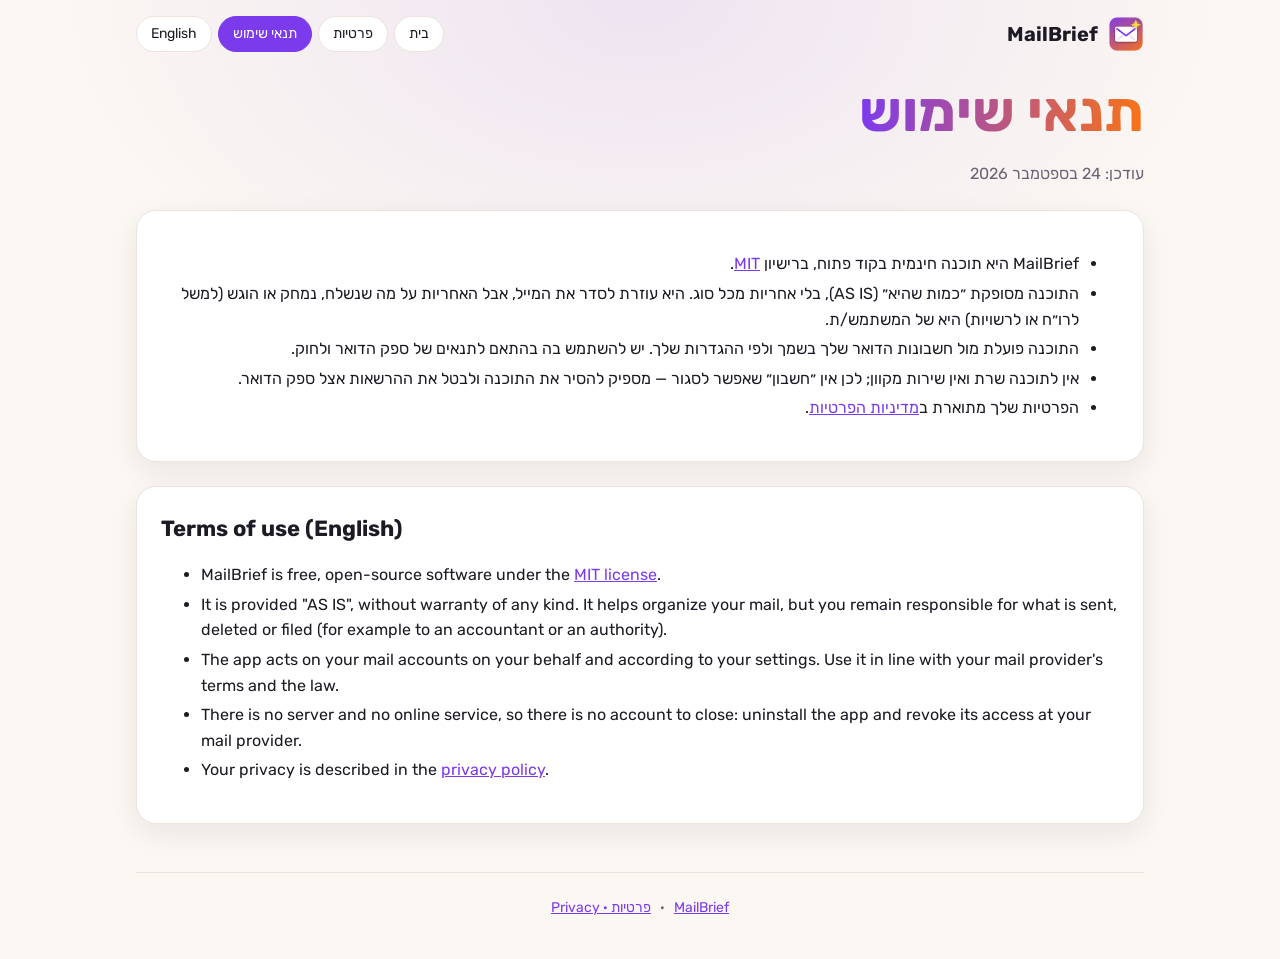
<file: docs/terms.html>
<!doctype html>
<html lang="he" dir="rtl">
<head>
<meta charset="utf-8">
<meta name="viewport" content="width=device-width, initial-scale=1">
<title>תנאי שימוש · MailBrief</title>
<meta name="description" content="תנאי השימוש של MailBrief — MailBrief terms of use.">
<link rel="icon" href="favicon.png">
<link rel="preconnect" href="https://fonts.googleapis.com">
<link href="https://fonts.googleapis.com/css2?family=Rubik:wght@400;500;600;700&display=swap" rel="stylesheet">
<link rel="stylesheet" href="site.css">
</head>
<body>
<div class="wrap">
<header class="top">
  <a class="brand" href="./"><img src="favicon.png" alt="">MailBrief</a>
  <nav><a href="./">בית</a><a href="privacy.html">פרטיות</a><a href="terms.html" aria-current="page">תנאי שימוש</a><a href="#english">English</a></nav>
</header>

<h1><span class="g">תנאי שימוש</span></h1>
<p class="muted">עודכן: 24 בספטמבר 2026</p>

<div class="panel">
<ul>
  <li>MailBrief היא תוכנה חינמית בקוד פתוח, ברישיון <a href="https://github.com/ayal408/mailbrief/blob/main/LICENSE">MIT</a>.</li>
  <li>התוכנה מסופקת ״כמות שהיא״ (AS IS), בלי אחריות מכל סוג. היא עוזרת לסדר את המייל, אבל האחריות על מה שנשלח, נמחק או הוגש (למשל לרו״ח או לרשויות) היא של המשתמש/ת.</li>
  <li>התוכנה פועלת מול חשבונות הדואר שלך בשמך ולפי ההגדרות שלך. יש להשתמש בה בהתאם לתנאים של ספק הדואר ולחוק.</li>
  <li>אין לתוכנה שרת ואין שירות מקוון; לכן אין ״חשבון״ שאפשר לסגור — מספיק להסיר את התוכנה ולבטל את ההרשאות אצל ספק הדואר.</li>
  <li>הפרטיות שלך מתוארת ב<a href="privacy.html">מדיניות הפרטיות</a>.</li>
</ul>
</div>

<div class="panel" id="english" dir="ltr">
<h2>Terms of use (English)</h2>
<ul>
  <li>MailBrief is free, open-source software under the <a href="https://github.com/ayal408/mailbrief/blob/main/LICENSE">MIT license</a>.</li>
  <li>It is provided "AS IS", without warranty of any kind. It helps organize your mail, but you remain responsible for what is sent, deleted or filed (for example to an accountant or an authority).</li>
  <li>The app acts on your mail accounts on your behalf and according to your settings. Use it in line with your mail provider's terms and the law.</li>
  <li>There is no server and no online service, so there is no account to close: uninstall the app and revoke its access at your mail provider.</li>
  <li>Your privacy is described in the <a href="privacy.html#english">privacy policy</a>.</li>
</ul>
</div>

<footer><a href="./">MailBrief</a> · <a href="privacy.html">פרטיות · Privacy</a></footer>
</div>
</body>
</html>
</file>
<file: docs/site.css>
:root{--bg:#fbf7f2;--surface:#fff;--ink:#1d1a24;--muted:#6b6475;--line:#ebe4dc;--accent:#7c3aed;--accent-2:#f97316;--good:#16a34a;
--shadow:0 10px 30px rgba(40,20,60,.08);--oval:rgba(124,58,237,.10);color-scheme:light}
@media (prefers-color-scheme:dark){:root{--bg:#14121a;--surface:#1e1b26;--ink:#f3eff8;--muted:#a39cb0;--line:#2e2a38;--accent:#a78bfa;
--accent-2:#fb923c;--good:#4ade80;--shadow:0 10px 30px rgba(0,0,0,.35);--oval:rgba(167,139,250,.13);color-scheme:dark}}
*{box-sizing:border-box}
body{margin:0;color:var(--ink);background:var(--bg) radial-gradient(ellipse 46% 360px at 50% 0,var(--oval),transparent 100%) no-repeat;
font-family:Rubik,system-ui,sans-serif;line-height:1.6;min-height:100vh}
a{color:var(--accent)}
.wrap{max-width:1040px;margin:0 auto;padding:0 16px}
header.top{display:flex;align-items:center;justify-content:space-between;gap:12px;padding:16px 0;flex-wrap:wrap}
header.top .brand{display:flex;align-items:center;gap:10px;font-weight:700;font-size:20px;color:var(--ink);text-decoration:none}
header.top .brand img{width:36px;height:36px}
header.top nav{display:flex;gap:6px;flex-wrap:wrap}
header.top nav a{text-decoration:none;color:var(--ink);padding:6px 14px;border-radius:999px;border:1px solid var(--line);background:var(--surface);font-size:14px}
header.top nav a[aria-current]{background:var(--accent);border-color:var(--accent);color:#fff}
.hero{text-align:center;padding:40px 0 24px}
.hero img{width:112px;height:112px;animation:wob 4s ease-in-out infinite}
@keyframes wob{0%,100%{transform:rotate(-4deg)}50%{transform:rotate(4deg) translateY(-4px)}}
@media (prefers-reduced-motion:reduce){.hero img{animation:none}}
h1{font-size:clamp(34px,6vw,56px);margin:12px 0 4px;line-height:1.15}
.g{background:linear-gradient(90deg,var(--accent),var(--accent-2));-webkit-background-clip:text;background-clip:text;color:transparent}
.lead{font-size:clamp(17px,2.4vw,21px);color:var(--muted);max-width:720px;margin:0 auto}
.cta{display:flex;gap:10px;justify-content:center;flex-wrap:wrap;margin:24px 0 8px}
.btn{display:inline-block;padding:12px 22px;border-radius:14px;font-weight:600;text-decoration:none;border:1px solid var(--line);background:var(--surface);color:var(--ink)}
.btn.main{background:var(--accent);border-color:var(--accent);color:#fff;box-shadow:var(--shadow)}
code{background:var(--surface);border:1px solid var(--line);border-radius:8px;padding:2px 8px;font-size:14px}
.chips{display:flex;gap:8px;justify-content:center;flex-wrap:wrap;margin:16px 0}
.chips span{font-size:13px;border:1px solid var(--line);border-radius:999px;padding:3px 12px;background:var(--surface)}
.shots{display:grid;grid-template-columns:1fr 1fr;gap:16px;margin:32px 0}
.shots img{width:100%;border-radius:16px;border:1px solid var(--line);box-shadow:var(--shadow);display:block}
.grid{display:grid;grid-template-columns:repeat(auto-fit,minmax(230px,1fr));gap:12px;margin:24px 0}
.card{background:var(--surface);border:1px solid var(--line);border-radius:18px;padding:16px 18px;box-shadow:var(--shadow)}
.card b{display:block;font-size:17px;margin-bottom:4px}.card p{margin:0;color:var(--muted);font-size:15px}
section{margin:48px 0}
h2{font-size:28px;margin:0 0 8px}
.panel{background:var(--surface);border:1px solid var(--line);border-radius:20px;padding:24px;box-shadow:var(--shadow);margin:24px 0}
.panel h2{font-size:22px;margin-top:24px}.panel h2:first-child{margin-top:0}
.panel li{margin:4px 0}
.muted{color:var(--muted)}
footer{border-top:1px solid var(--line);padding:24px 0 40px;margin-top:48px;color:var(--muted);font-size:14px;text-align:center}
footer a{margin:0 6px}
[dir=ltr]{text-align:left}
@media (max-width:640px){.shots{grid-template-columns:1fr}.panel{padding:18px}}
.hebcal{display:flex;gap:24px;align-items:center;flex-wrap:wrap}.hebcal img{width:300px;max-width:100%;border-radius:16px;border:1px solid var(--line);box-shadow:var(--shadow)}.hebcal>div{flex:1;min-width:240px}
</file>
